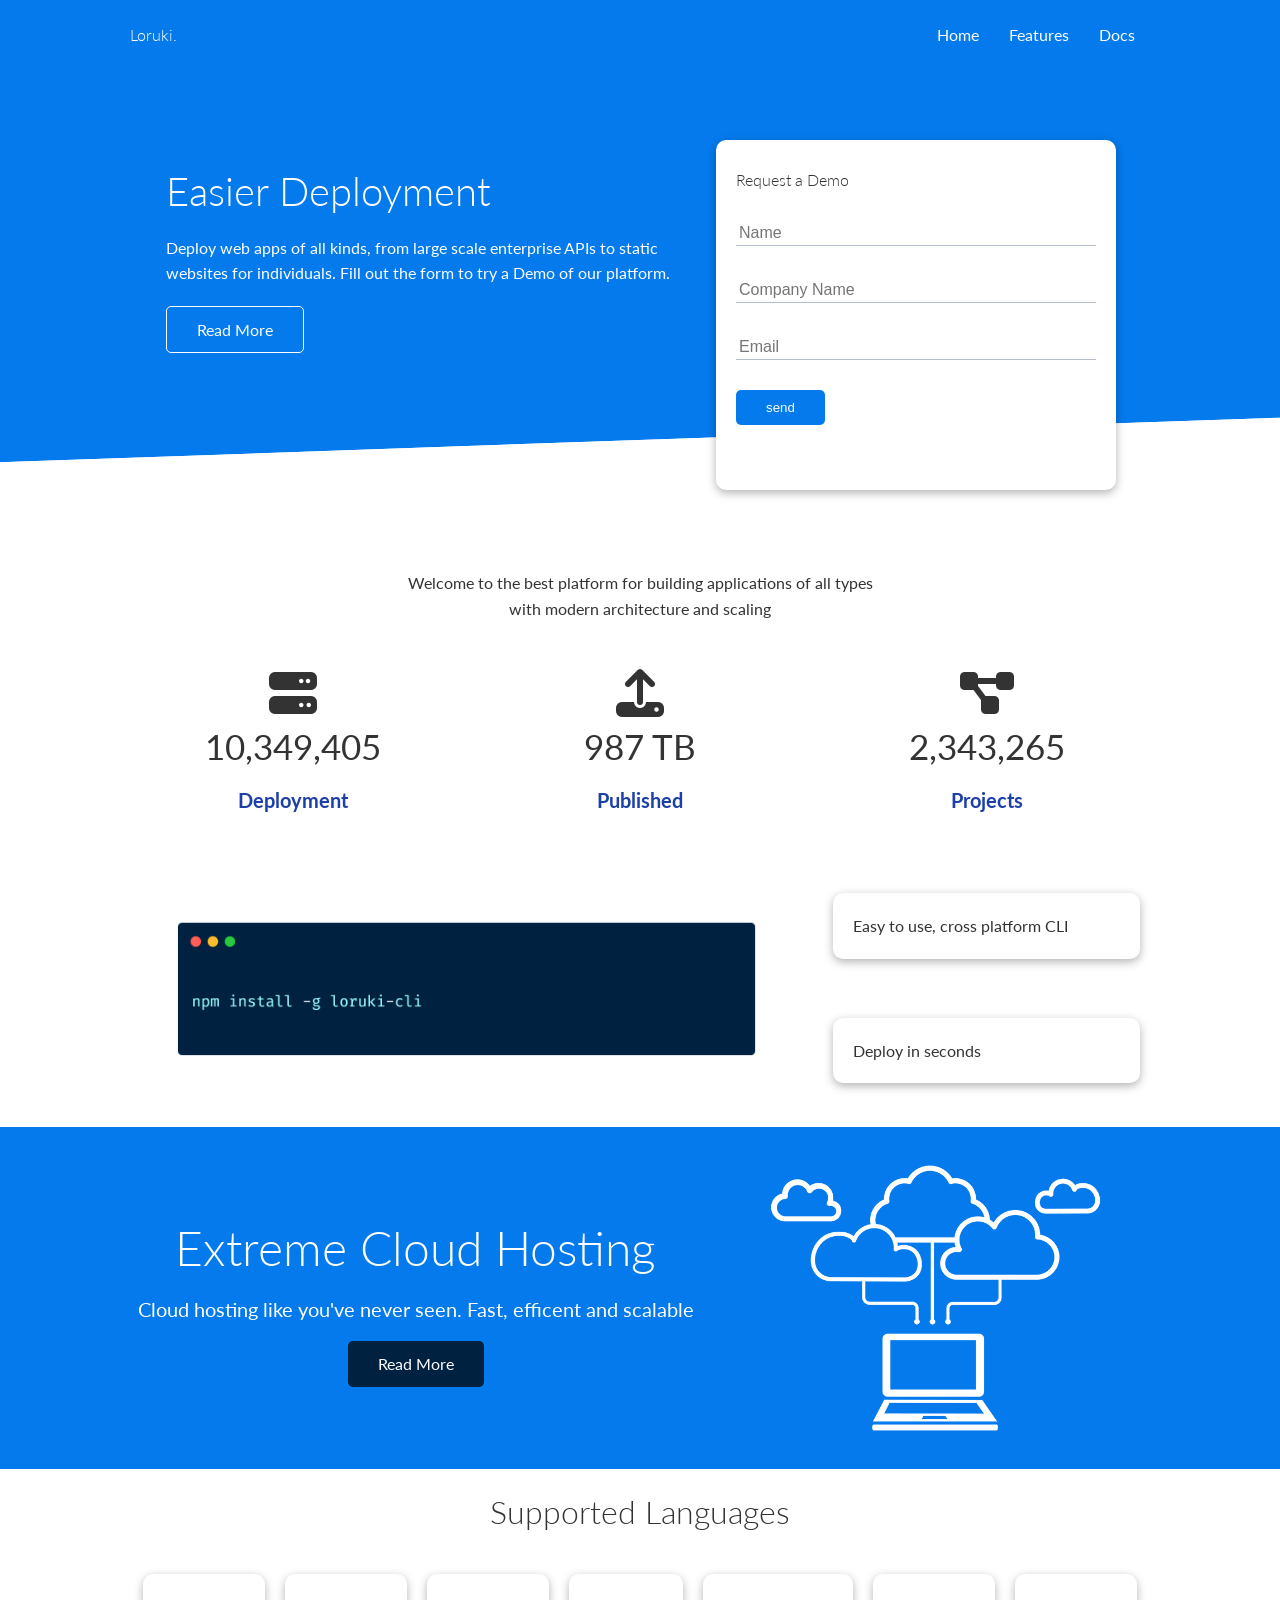
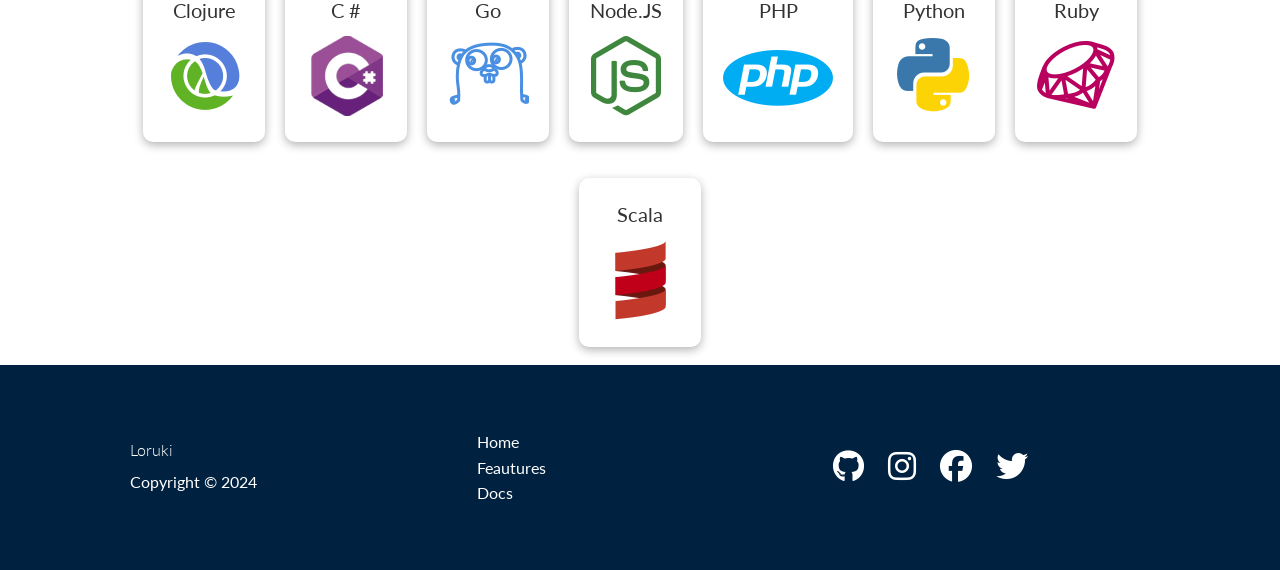
<file: index.html>
<!DOCTYPE html>
<html lang="en">
<head>
    <meta charset="UTF-8">
    <meta name="viewport" content="width=device-width, initial-scale=1.0">
    <!-- CDN LINKS -->
    <!-- FONT AWESOME -->
    <link rel="stylesheet" href="https://cdnjs.cloudflare.com/ajax/libs/font-awesome/6.5.2/css/all.min.css" integrity="sha512-SnH5WK+bZxgPHs44uWIX+LLJAJ9/2PkPKZ5QiAj6Ta86w+fsb2TkcmfRyVX3pBnMFcV7oQPJkl9QevSCWr3W6A==" crossorigin="anonymous" referrerpolicy="no-referrer" />
    <!-- LATO FONT LINK - GOOGLE FONTS -->
    <link rel="preconnect" href="https://fonts.googleapis.com">
<link rel="preconnect" href="https://fonts.gstatic.com" crossorigin>
<link href="https://fonts.googleapis.com/css2?family=Lato:wght@300&display=swap" rel="stylesheet">
    <!-- CSS LINKS -->
    <link rel="stylesheet" href="./assets/stylesheets/meyersreset.css">
    <link rel="stylesheet" href="./assets/stylesheets/styles.css">
    <link rel="stylesheet" href="./assets/stylesheets/utilities.css">
    <title>Loruki | Cloud Hosting for Everyone</title>

</head>
<body>
    <header>
        <div class="navbar">
            <div class="container flex">
                <h1 class="logo">Loruki.</h1>

                <nav>
                    <ul>
                        <li><a href="index.html">Home</a></li>
                        <li><a href="features.html">Features</a></li>
                        <li><a href="docs.html">Docs</a></li>
                    </ul>
                </nav>
            </div>
        </div>
    </header>
    
    <!-- Showcase -->
    <section class="showcase">
        <div class="container grid">
             <div class="showcase-text">
                <h1>Easier Deployment</h1>
                <p>Deploy web apps of all kinds, from large
                    scale enterprise APIs to static websites for
                    individuals. Fill out the form to try a Demo 
                    of our platform.
                </p>
                <a href="features.html" class="btn btn-outline">Read More</a>
             </div><!-- 

             --><div class="showcase-form card">
                <h2>Request a Demo</h2>
                <form>
                    <div class="form-control">
                        <input type="text" name="name" placeholder="Name">
                    </div>
                    <div class="form-control">
                        <input type="text" name="company" placeholder="Company Name">
                    </div>
                    <div class="form-control">
                        <input type="email" name="email" placeholder="Email">
                    </div>
                    <input type="submit" value="send" class="btn btn-primary">
                </form>
             </div>
        </div>
    </section>

    <!-- Stats -->
    <section class="stats">
        <div class="container">
            <h3 class="stats-heading text-center my-1">
                Welcome to the best platform for building applications of all
                types with modern architecture and scaling
            </h3>

            <div class="grid grid-3 text-center my-4">
                <div>
                    <i class="fas fa-server fa-3x"></i>
                    <h3>10,349,405</h3>
                    <p class="text-secondary">Deployment</p>
                </div>
                <div>
                    <i class="fas fa-upload fa-3x"></i>
                    <h3>987 TB</h3>
                    <p class="text-secondary">Published</p>
                </div>
                <div>
                    <i class="fas fa-project-diagram fa-3x"></i>
                    <h3>2,343,265</h3>
                    <p class="text-secondary">Projects</p>
                </div>
            </div>
        </div>
    </section>

    <!-- CLI -->
    <section class="cli">
        <div class="container grid">
            <img src="./assets/images/cli.png" alt="">
            <div class="card">
                <h3>Easy to use, cross platform CLI</h3>
            </div>
            <div class="card">
                <h3>Deploy in seconds</h3>
            </div>
        </div>
    </section>

    <!-- CLOUD -->
    <section class="cloud bg-primary my-2 py-2">
        <div class="container grid">
            <div class="text-center">
                <h2 class="lg">Extreme Cloud Hosting</h2>
                <p class="lead my-1">Cloud hosting like you've never seen.
                    Fast, efficent and scalable</p>
                <a href="./features.html" class="btn btn-dark">Read More</a>    
            </div>
            <img src="./assets/images/cloud.png">
        </div>
    </section>

    <!-- Languages -->

    <section class="languages">
        <h2 class="md text-center my-2">
            Supported Languages
        </h2>
        <div class="container flex">
            <div class="card">
                <h4>Clojure</h4>
                <img src="./assets/images/logos/clojure.png" alt="">
            </div>
            <div class="card">
                <h4>C #</h4>
                <img src="./assets/images/logos/csharp.png" alt="">
            </div>
            <div class="card">
                <h4>Go</h4>
                <img src="./assets/images/logos/go.png" alt="">
            </div>
            <div class="card">
                <h4>Node.JS</h4>
                <img src="./assets/images/logos/node.png" alt="">
            </div>
            <div class="card">
                <h4>PHP</h4>
                <img src="./assets/images/logos/php.png" alt="">
            </div>
            <div class="card">
                <h4>Python</h4>
                <img src="./assets/images/logos/python.png" alt="">
            </div>
            <div class="card">
                <h4>Ruby</h4>
                <img src="./assets/images/logos/ruby.png" alt="">
            </div>
            <div class="card">
                <h4>Scala</h4>
                <img src="./assets/images/logos/scala.png" alt="">
            </div>
        </div>
    </section>

    <!-- Footer -->

    <footer class="footer bg-dark py-5">
        <div class="container grid grid-3">
            <div>
                <h1>Loruki</h1>
                <p>Copyright &copy; 2024</p>
            </div>
            
            <nav>
                <ul>
                    <li><a href="index.html">Home</a></li>
                    <li><a href="features.html">Feautures</a></li>
                    <li><a href="docs.html">Docs</a></li>
                </ul>
            </nav>
            
            <div class="social">
                <a href="#"><i class="fab fa-github fa-2x"></i></a>
                <a href="#"><i class="fab fa-instagram fa-2x"></i></a>
                <a href="#"><i class="fab fa-facebook fa-2x"></i></a>
                <a href="#"><i class="fab fa-twitter fa-2x"></i></a>
            </div>
        </div>
    </footer>
</body>
</html>
</file>
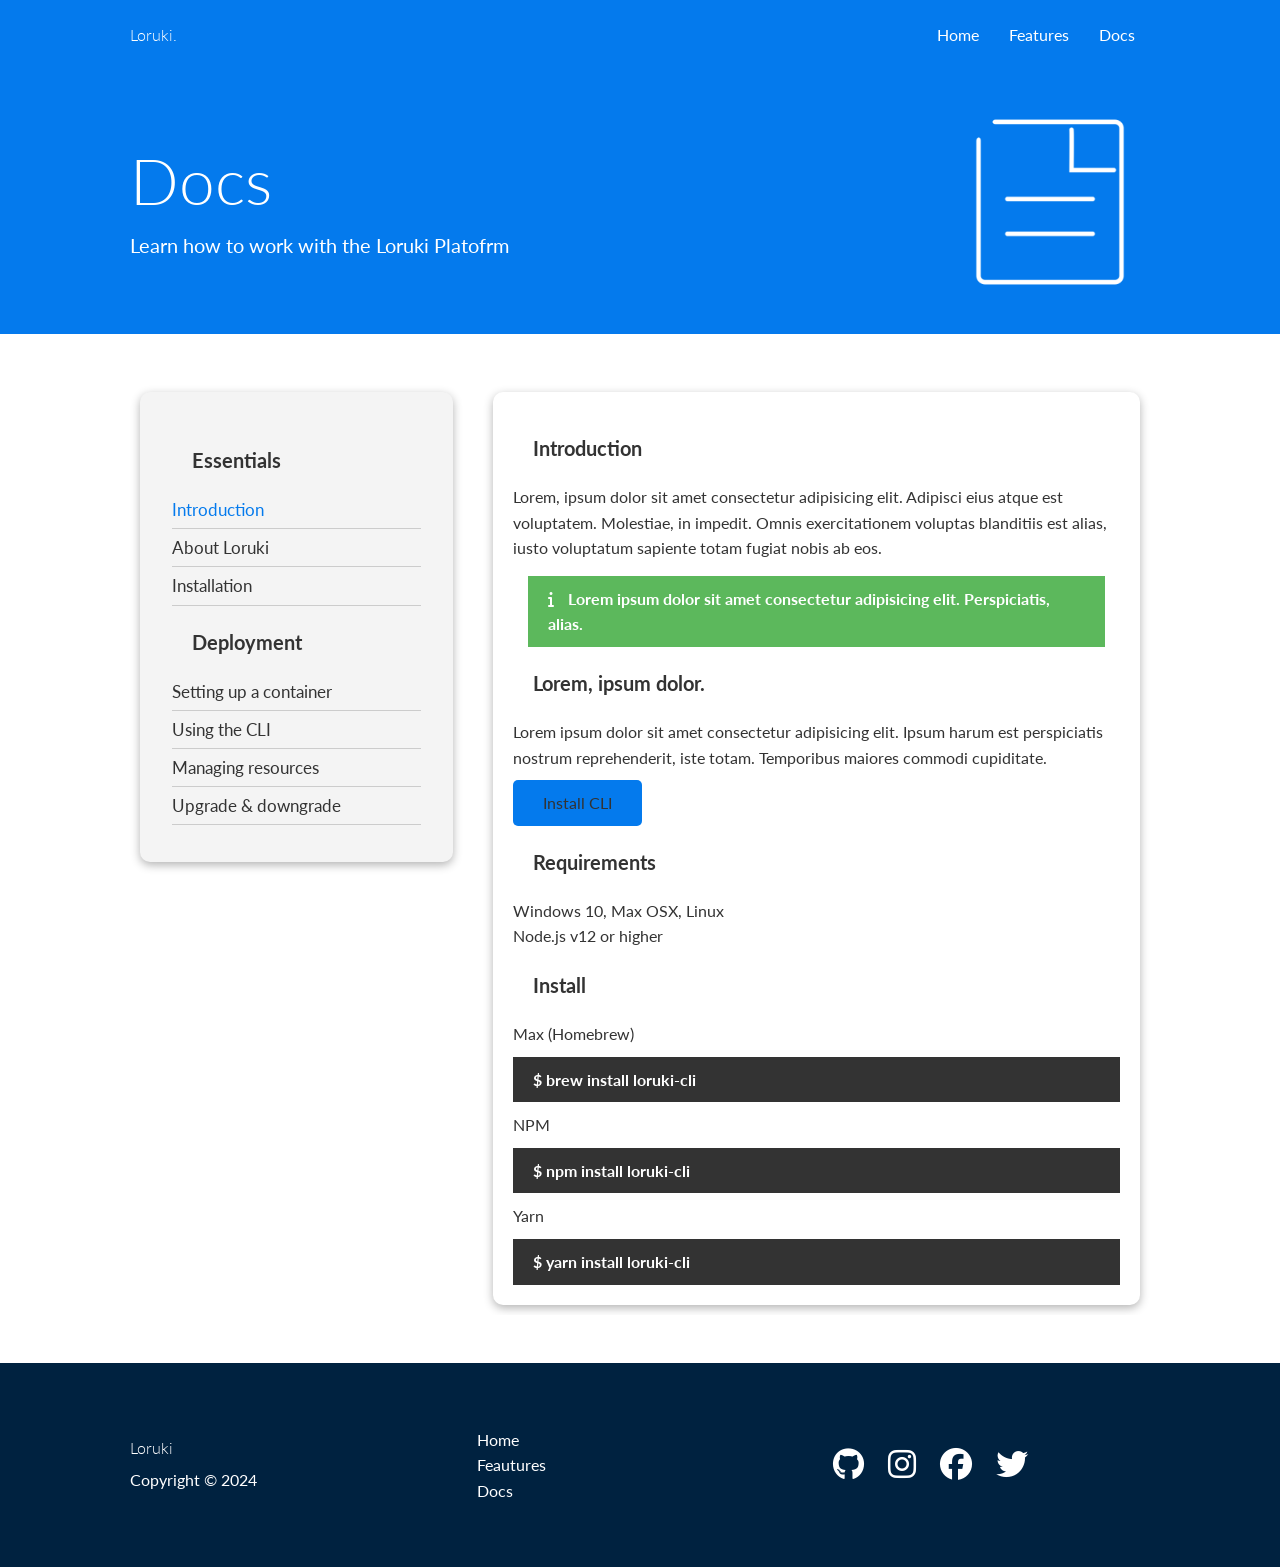
<file: docs.html>
<!DOCTYPE html>
<html lang="en">
<head>
    <meta charset="UTF-8">
    <meta name="viewport" content="width=device-width, initial-scale=1.0">
    <!-- CDN LINKS -->
    <!-- FONT AWESOME -->
    <link rel="stylesheet" href="https://cdnjs.cloudflare.com/ajax/libs/font-awesome/6.5.2/css/all.min.css" integrity="sha512-SnH5WK+bZxgPHs44uWIX+LLJAJ9/2PkPKZ5QiAj6Ta86w+fsb2TkcmfRyVX3pBnMFcV7oQPJkl9QevSCWr3W6A==" crossorigin="anonymous" referrerpolicy="no-referrer" />
    <!-- LATO FONT LINK - GOOGLE FONTS -->
    <link rel="preconnect" href="https://fonts.googleapis.com">
<link rel="preconnect" href="https://fonts.gstatic.com" crossorigin>
<link href="https://fonts.googleapis.com/css2?family=Lato:wght@300&display=swap" rel="stylesheet">
    <!-- CSS LINKS -->
    <link rel="stylesheet" href="./assets/stylesheets/meyersreset.css">
    <link rel="stylesheet" href="./assets/stylesheets/styles.css">
    <link rel="stylesheet" href="./assets/stylesheets/utilities.css">
    <title>Loruki | Cloud Hosting for Everyone</title>

</head>
<body>
    <header>
        <div class="navbar">
            <div class="container flex">
                <h1 class="logo">Loruki.</h1>

                <nav>
                    <ul>
                        <li><a href="index.html">Home</a></li>
                        <li><a href="features.html">Features</a></li>
                        <li><a href="docs.html">Docs</a></li>
                    </ul>
                </nav>
            </div>
        </div>
    </header>
    
    <!-- Head -->

    <section class="docs-head bg-primary py-3">
        <div class="container grid">
            <div>
                <h1 class="xl">Docs</h1>
                <p class="lead">
                    Learn how to work with the Loruki Platofrm
                </p>
            </div>
            <img src="./assets/images/docs.png" alt="">
        </div>
    </section>


    <!-- Docs Main -->

    <section class="docs-main my-4">
        <div class="container grid">
            <div class="card bg-light p-3">
                <h3 class="my-2">Essentials</h3>
                <nav>
                    <ul>
                        <li><a id="text-primary" href="">Introduction</a></li>
                        <li><a href="">About Loruki</a></li>
                        <li><a href="">Installation</a></li>
                    </ul>
                </nav>

                <h3 class="my-2">Deployment</h3>
                <nav>
                    <ul>
                        <li><a href="">Setting up a container</a></li>
                        <li><a href="">Using the CLI</a></li>
                        <li><a href="">Managing resources</a></li>
                        <li><a href="">Upgrade & downgrade</a></li>
                    </ul>
                </nav>

            </div>
            <div class="card">
                <h3>Introduction</h3>
                <p>Lorem, ipsum dolor sit amet consectetur adipisicing elit. 
                    Adipisci eius atque est voluptatem. Molestiae, in impedit.
                     Omnis exercitationem voluptas blanditiis est alias,
                      iusto voluptatum sapiente totam fugiat nobis ab eos.
                </p>

                <div class="alert alert-success">
                    <i class="fas fa-info"></i> Lorem ipsum dolor sit amet consectetur adipisicing elit. Perspiciatis, alias.
                </div>
                
                <h3>Lorem, ipsum dolor.</h3>
                <p>Lorem ipsum dolor sit amet consectetur adipisicing elit. Ipsum harum est perspiciatis nostrum reprehenderit, 
                    iste totam. Temporibus maiores commodi cupiditate.
                </p>
                <a href="#" class="btn btn-primary">Install CLI</a>

                <h3>Requirements</h3>
                <ul>
                    <li>Windows 10, Max OSX, Linux</li>
                    <li>Node.js v12 or higher</li>
                </ul>
                
                <h3>Install</h3>
                <p>Max (Homebrew)</p>
                <pre><code>$ brew install loruki-cli</code></pre>
                <p>NPM</p>
                <pre><code>$ npm install loruki-cli</code></pre>
                <p>Yarn</p>
                <pre><code>$ yarn install loruki-cli</code></pre>
            </div>
        </div>
    </section>
    
    <!-- Footer -->

    <footer class="footer bg-dark py-5">
        <div class="container grid grid-3">
            <div>
                <h1>Loruki</h1>
                <p>Copyright &copy; 2024</p>
            </div>
            
            <nav>
                <ul>
                    <li><a href="index.html">Home</a></li>
                    <li><a href="features.html">Feautures</a></li>
                    <li><a href="docs.html">Docs</a></li>
                </ul>
            </nav>
            
            <div class="social">
                <a href="#"><i class="fab fa-github fa-2x"></i></a>
                <a href="#"><i class="fab fa-instagram fa-2x"></i></a>
                <a href="#"><i class="fab fa-facebook fa-2x"></i></a>
                <a href="#"><i class="fab fa-twitter fa-2x"></i></a>
            </div>
        </div>
    </footer>
</body>
</html>
</file>
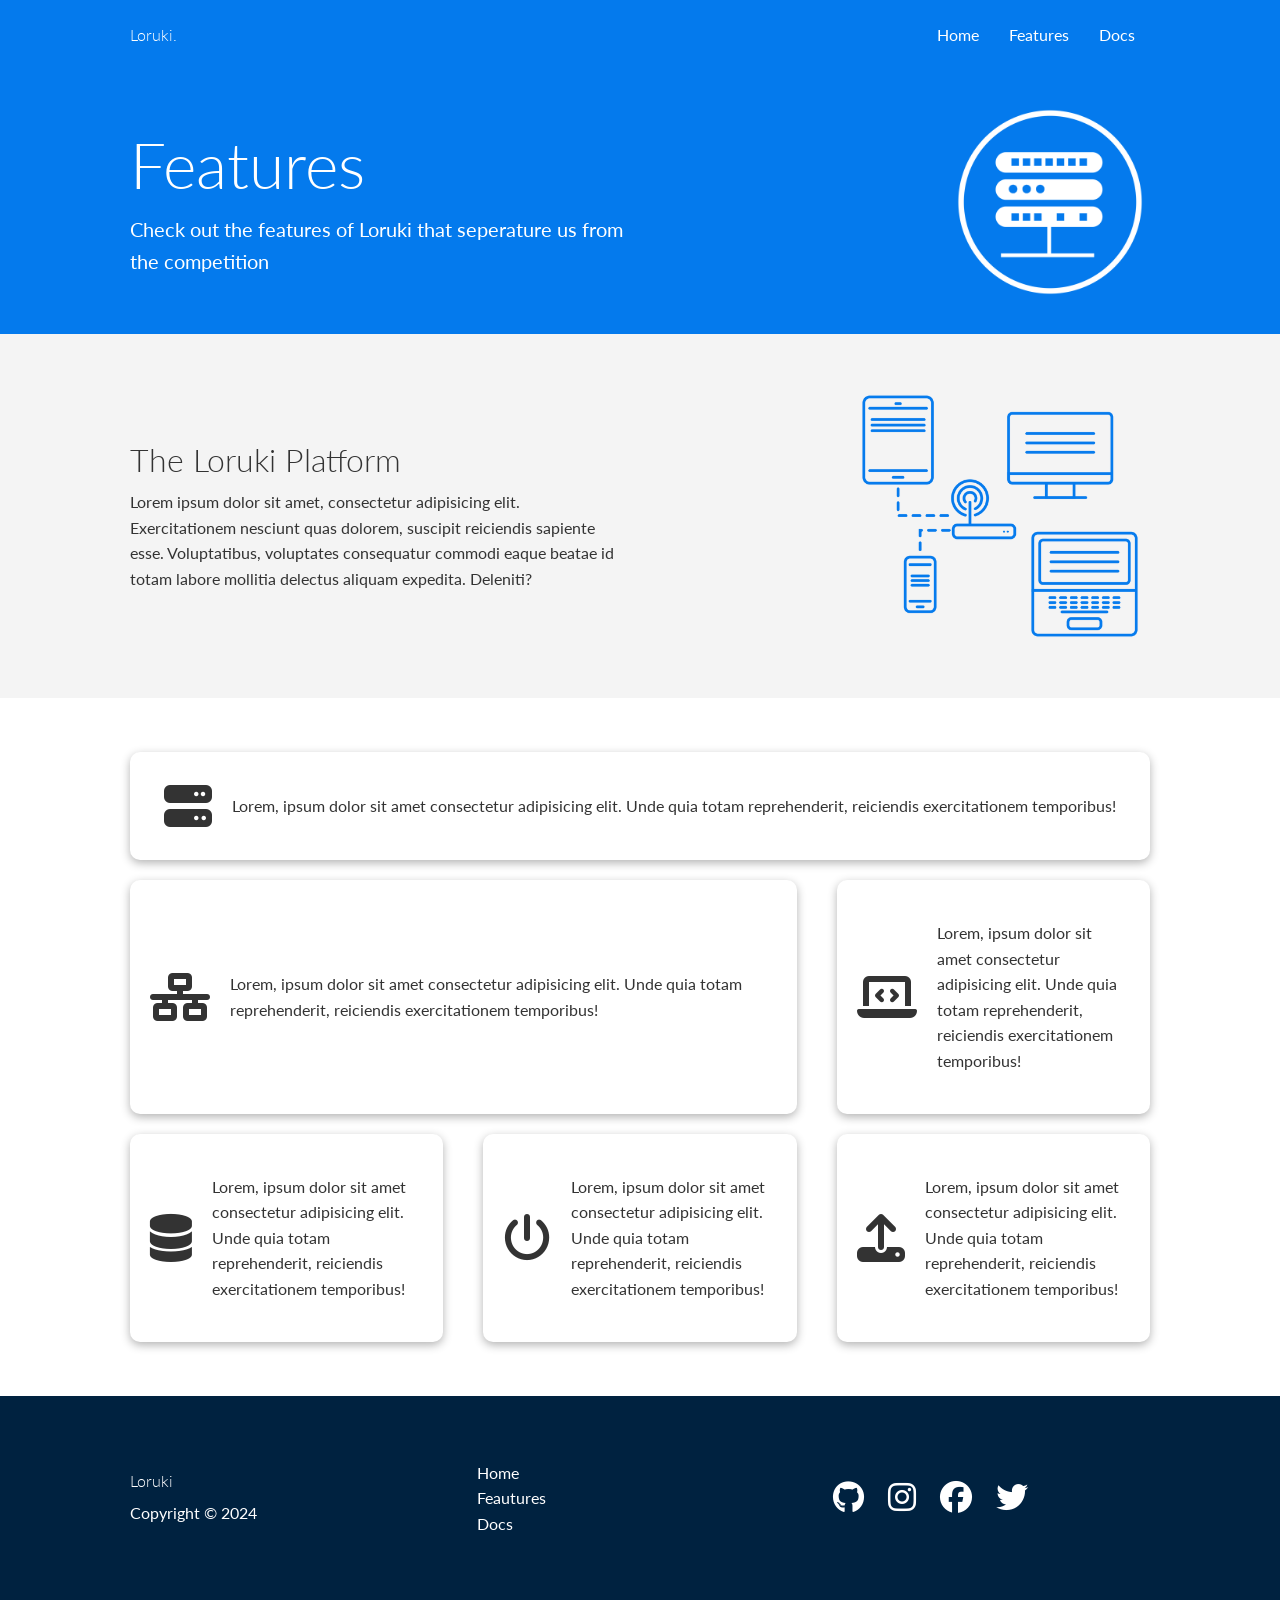
<file: features.html>
<!DOCTYPE html>
<html lang="en">
<head>
    <meta charset="UTF-8">
    <meta name="viewport" content="width=device-width, initial-scale=1.0">
    <!-- CDN LINKS -->
    <!-- FONT AWESOME -->
    <link rel="stylesheet" href="https://cdnjs.cloudflare.com/ajax/libs/font-awesome/6.5.2/css/all.min.css" integrity="sha512-SnH5WK+bZxgPHs44uWIX+LLJAJ9/2PkPKZ5QiAj6Ta86w+fsb2TkcmfRyVX3pBnMFcV7oQPJkl9QevSCWr3W6A==" crossorigin="anonymous" referrerpolicy="no-referrer" />
    <!-- LATO FONT LINK - GOOGLE FONTS -->
    <link rel="preconnect" href="https://fonts.googleapis.com">
<link rel="preconnect" href="https://fonts.gstatic.com" crossorigin>
<link href="https://fonts.googleapis.com/css2?family=Lato:wght@300&display=swap" rel="stylesheet">
    <!-- CSS LINKS -->
    <link rel="stylesheet" href="./assets/stylesheets/meyersreset.css">
    <link rel="stylesheet" href="./assets/stylesheets/styles.css">
    <link rel="stylesheet" href="./assets/stylesheets/utilities.css">
    <title>Loruki | Cloud Hosting for Everyone</title>

</head>
<body>
    <header>
        <div class="navbar">
            <div class="container flex">
                <h1 class="logo">Loruki.</h1>

                <nav>
                    <ul>
                        <li><a href="index.html">Home</a></li>
                        <li><a href="features.html">Features</a></li>
                        <li><a href="docs.html">Docs</a></li>
                    </ul>
                </nav>
            </div>
        </div>
    </header>
    
    <!-- Head -->

    <section class="features-head bg-primary py-3">
        <div class="container grid">
            <div>
                <h1 class="xl">Features</h1>
                <p class="lead">
                    Check out the features of Loruki that
                    seperature us from the competition
                </p>
            </div>
            <img src="./assets/images/server.png" alt="">
        </div>
    </section>

    <!-- Sub Head -->

    <section class="features-sub-head bg-light py-3">
        <div class="container grid">
            <div>
                <h1 class="md">The Loruki Platform</h1>
                <p>
                    Lorem ipsum dolor sit amet, consectetur adipisicing elit. Exercitationem 
                    nesciunt quas dolorem, suscipit reiciendis sapiente esse. Voluptatibus, 
                    voluptates consequatur commodi eaque beatae id totam labore mollitia 
                    delectus aliquam expedita. Deleniti?
                </p>
            </div>
            <img src="./assets/images/server2.png" alt="">

        </div>
    </section>    

    <section class="features-main my-2">
        <div class="container grid grid-3">
            <div class="card flex">
                <i class="fas fa-server fa-3x"></i>
                <p>Lorem, ipsum dolor sit amet consectetur adipisicing elit. Unde quia totam 
                   reprehenderit, reiciendis exercitationem temporibus!
                </p>
            </div>

            <div class="card flex">
                <i class="fas fa-network-wired fa-3x"></i>
                <p>Lorem, ipsum dolor sit amet consectetur adipisicing elit. Unde quia totam 
                    reprehenderit, reiciendis exercitationem temporibus!
                 </p>
            </div>

            <div class="card flex">
                <i class="fas fa-laptop-code fa-3x"></i>
                <p>Lorem, ipsum dolor sit amet consectetur adipisicing elit. Unde quia totam 
                    reprehenderit, reiciendis exercitationem temporibus!
                 </p>
            </div>

            <div class="card flex">
                <i class="fas fa-database fa-3x"></i>
                <p>Lorem, ipsum dolor sit amet consectetur adipisicing elit. Unde quia totam 
                    reprehenderit, reiciendis exercitationem temporibus!
                 </p>
            </div>

            <div class="card flex">
                <i class="fas fa-power-off fa-3x"></i>
                <p>Lorem, ipsum dolor sit amet consectetur adipisicing elit. Unde quia totam 
                    reprehenderit, reiciendis exercitationem temporibus!
                 </p>
            </div>

            <div class="card flex">
                <i class="fas fa-upload fa-3x"></i>
                <p>Lorem, ipsum dolor sit amet consectetur adipisicing elit. Unde quia totam 
                    reprehenderit, reiciendis exercitationem temporibus!
                 </p>
            </div>
        </div>
    </section>

    <footer class="footer bg-dark py-5">
        <div class="container grid grid-3">
            <div>
                <h1>Loruki</h1>
                <p>Copyright &copy; 2024</p>
            </div>
            
            <nav>
                <ul>
                    <li><a href="index.html">Home</a></li>
                    <li><a href="features.html">Feautures</a></li>
                    <li><a href="docs.html">Docs</a></li>
                </ul>
            </nav>
            
            <div class="social">
                <a href="#"><i class="fab fa-github fa-2x"></i></a>
                <a href="#"><i class="fab fa-instagram fa-2x"></i></a>
                <a href="#"><i class="fab fa-facebook fa-2x"></i></a>
                <a href="#"><i class="fab fa-twitter fa-2x"></i></a>
            </div>
        </div>
    </footer>
</body>
</html>
</file>
<file: assets/stylesheets/styles.css>
:root {
    --primary-color: #047aed;
    --secondary-color: #1c3fa8;
    --dark-color: #002240;
    --light-color: #f4f4f4;
    --success-color: #5cb85c;
    --error-color: #d9534f;
}

* {
    box-sizing: border-box;
}

body {
    font-family: "Lato", sans-serif;
    color: #333;
    line-height: 1.6;
}

h1,
h2 {
    font-weight: 300;
    line-height:  1.2;
    margin: 10px 0;
}

p{
    margin: 10px 0;
}

img {
    width: 100%;
}

a {
    text-decoration: none;
}

code, pre {
    background-color: #333;
    color: #fff;
    padding: 10px;
    font-weight: bold;
}
/* 
===========================================================

N A V B A R

===========================================================
*/

.navbar {
    background-color: var(--primary-color);
    color: #fff;
    height: 70px;
}

.navbar ul{
    display: flex;
}

.navbar .flex {
    justify-content: space-between;
}

.navbar a{
    color: #fff;
    padding: 10px;
    margin: 0 5px;
}

.navbar a:hover {
    border-bottom:  2px solid #fff;
}

.navbar .flex {
    justify-content: space-between;
}

/* 
===========================================================

S H O W C A S E

===========================================================
*/

.showcase{
    height: 400px;
    background-color: var(--primary-color);
    color: #fff;
    position: relative;
}

.showcase h1{
    font-size: 40px;
}

.showcase p {
    margin: 20px 0;
}

.showcase .grid {
    grid-template-columns: 50% 40%;
    overflow: visible;
    gap: 30px;
}

.showcase-text {
    animation: slideInFromLeft 1s ease-in;
}

.showcase-form {
    position: relative;
    top: 60px;
    height: 350px;
    width: 400px;
    padding: 40px;
    z-index: 100;
    animation: slideInFromRight 1s ease-in;
}

.showcase-form .form-control{
    margin: 30px 0;
}

.showcase-form input[type='text'],
.showcase-form input[type='email'] {
    border: 0;
    border-bottom: 1px solid #b4becb;
    width: 100%;
    padding: 3px;
    font-size: 16px;
}

.showcase-form input:focus {
    outline: none;
}

.showcase::before,
.showcase::after {
    content:'';
    position: absolute;
    height: 100px;
    bottom: -70px;
    right: 0;
    left: 0;
    background: #fff;
    transform: skewY(-2deg);
    -webkit-transform: skewY(-2deg);
       -moz-transform: skewY(-2deg);
        -ms-transform: skewY(-2deg);
}

/* 
===========================================================

S T A T S

===========================================================
*/

.stats {
    padding-top: 100px;
    animation: slideInFromBottom 1s ease-in;
}

.container .stats-heading {
    max-width: 500px;
    margin: auto;
}

.stats .grid h3 {
    font-size: 35px;
}

.stats .grid p {
    font-size: 20px;
    font-weight: bold;
}

/* 
===========================================================

C L I

===========================================================
*/

.cli .grid {
    grid-template-columns: repeat(3, 1fr);
    grid-template-rows: repeat (2, 1fr);
}

.cli .grid > *:first-child {
    grid-column: 1 / span 2;
    grid-row: 1 / span 2;
}

/* 
===========================================================

C L O U D

===========================================================
*/

.cloud .grid {
    grid-template-columns: 4fr 3fr;
}

/* 
===========================================================

L A N G U A G E S

===========================================================
*/

.languages .flex{
    flex-wrap: wrap;
}
.languages .card{
    text-align: center;
    margin: 18px 10px;
    transition: transform 0.2s ease-in;
}

.languages .card h4 {
    font-size: 20px;
    margin-bottom:  10px;
}

.languages .card:hover {
    transform: translateY(-15px);
}

/* 
===========================================================

F E A T U R E S

===========================================================
*/

.features-head img,
.docs-head img{
    width: 200px;
    justify-self: flex-end;
}

.features-sub-head img {
    width: 300px;
    justify-self: flex-end;
}

.features-main  .card > i{
    margin-right: 20px;
}

.features-main .grid {
    padding: 30px;
}

.features-main .grid > *:first-child {
    grid-column: 1 / span 3;;
}

.features-main .grid > *:nth-child(2) {
    grid-column: 1 / span 2;;
}

/* 
===========================================================

D O C S

===========================================================
*/

.docs-main h3 {
    font-size: 20px;
    font-weight: bold;
    margin: 20px
}

.docs-main .grid {
    grid-template-columns: 1fr 2fr;
    align-items: flex-start;
    text-decoration: none;
}

.docs-main nav li {
    font-size: 17px;
    padding-bottom: 5px;
    margin-bottom: 5px;
    border-bottom: 1px #ccc solid;

}

.docs-main a {
    text-decoration: none;
    color: #333;
}
.docs-main a:hover{
    font-weight: bold;
}

#text-primary {
    color: var(--primary-color);
}


/* 
===========================================================

F O O T E R

===========================================================
*/

.footer .social a {
    margin: 0 10px;
}

/* 
===========================================================

A N I M A T I O N S

===========================================================
*/

@keyframes slideInFromLeft {
    0% {
        transform: translateX(-100%);
    }

    100% {
        transform: translateX(0);
    }
}

@keyframes slideInFromRight {
    0% {
        transform: translateX(100%);
    }

    100% {
        transform: translateX(0);
    }
}

@keyframes slideInFromTop {
    0% {
        transform: translateY(-100%);
    }

    100% {
        transform: translateY(0);
    }
}

@keyframes slideInFromBottom {
    0% {
        transform: translateY(100%);
    }

    100% {
        transform: translateY(0);
    }
}


/* 
===========================================================

T A B L E T S   &   U N D E R

===========================================================
*/

@media (max-width: 768px){

    .grid,
    .showcase .grid,
    .stats .grid,
    .cli .grid,
    .cloud .grid,
    .features-head .grid,
    .features-sub-head .grid,
    .features-main .grid,
    .docs-main .grid,
    .docs-head .grid {
        grid-template-columns:  1fr;
        grid-template-rows: 1fr;
    }

    .showcase {
        height: auto;
    }

    .showcase-text {
        text-align: center;
        margin-top: 40px;
    }

    .showcase-form {
        justify-self: center;
        margin: auto;
    }

    .cli .grid > *:first-child {
        grid-column: 1;
        grid-row: 1;
    }

    .features-head,
    .features-sub-head,
    .docs-head {
        text-align: center;
    }

    .features-head img,
    .features-sub-head img,
    .docs-head img{
        justify-self: center;
    }

    .features-main .grid > *:first-child,
    .features-main .grid > *:nth-child(2) {
        grid-column: 1;
    }
}

/* 
===========================================================

M O B I L E

===========================================================
*/

@media (max-width: 500px){
    .navbar {
        height: 110px;
    }

    .navbar .flex {
        flex-direction: column;
    }

    .navbar ul {
        padding: 10px;
        background-color: rgba(0,0,0, 0.1);
    }
}
</file>
<file: assets/stylesheets/utilities.css>
/* 
===========================================================

U T I L I T I E S

===========================================================
*/

.container {
    max-width: 1100px;
    margin: 0 auto;
    overflow: auto;

    padding: 0 40px;
}

.card {
    background-color: #fff;
    color: #333;
    border-radius: 10px;
    box-shadow: 0 3px 10px rgba(0,0,0,0.3);                    
    padding: 20px;
    margin: 10px;
}

.btn {
    display: inline-block;
    padding: 10px 30px;
    cursor: pointer;
    background: var(--primary-color);
    color: #fff;
    border: none;
    border-radius: 5px;
}

.btn-outline{
    background-color: transparent;
    border: 1px #fff solid;
}

.btn:hover{
    transform: scale(0.98);
}

/* Backgrounds & Colored Buttons */

.bg-primary,
.btn-primary {
    background-color: var(--primary-color);
    color: #fff;
}

.bg-secondary,
.btn-secondary {
    background-color: var(--secondary-color);
    color: #fff;
}

.bg-dark,
.btn-dark {
    background-color: var(--dark-color);
    color: #fff;
}

.bg-light,
.btn-light {
    background-color: var(--light-color);
    color: #333;
}

.bg-primary a,
.btn-primary a,
.bg-secondary a, 
.btn-secondary a,
.bg-dark a,
.btn-dark a {
    color: #fff;
}

/* Text Colors */
.text-primary {
    color: var(--primary-color);
}

.text-secondary {
    color: var(--secondary-color);
}

.text-dark {
    color: var(--dark-color);
}

.text-light {
    color: var(--light-color);
}

/* Text Sizes */

.lead {
    font-size: 20px;
}

.sm {
    font-size: 1rem;
}

.md {
    font-size: 2rem;
}

.lg {
    font-size: 3rem;
}

.xl {
    font-size: 4rem;
}

.text-center {
    text-align: center;
}

/* Alert */

.alert {
    background-color: var(--light-color);
    padding: 10px 20px;
    font-weight: bold;
    margin: 15px;
}

.alert i {
    margin-right: 10px;
}

.alert-success{
    background-color: var(--success-color);
    color: #fff;
}

.alert-error {
    background-color: var(--error-color);
    color: #fff;
}

.flex {
    display: flex;
    justify-content: center;
    align-items: center;
    height: 100%
}

.grid {
    display: grid;
    grid-template-columns: 49% 49%;
    gap: 20px;
    justify-content: center;
    align-items: center;
}

.grid-3 {
    grid-template-columns: repeat(3, 1fr);
}

/*===== Margins on the Y-Axis =====*/

.my-1{
    margin: 1rem 0;
}

.my-2{
    margin: 1.5rem 0; 
}

.my-3{
    margin: 2rem 0;
}

.my-4{
    margin: 3rem 0;
}

.my-5 {
    margin: 4rem 0;
}


/*===== Margins all around =====*/

.m-1{
    margin: 1rem;
}

.m-2{
    margin: 1.5rem; 
}

.m-3{
    margin: 2rem;
}

.m-4{
    margin: 3rem;
}

.m-5 {
    margin: 4rem;
}

/*===== Padding on the Y-Axis =====*/

.py-1{
    padding: 1rem 0;
}

.py-2{
    padding: 1.5rem 0; 
}

.py-3{
    padding: 2rem 0;
}

.py-4{
    padding: 3rem 0;
}

.py-5 {
    padding: 4rem 0;
}

/* Padding all around */
.p-1{
    padding: 1rem;
}

.p-2{
    padding: 1.5rem; 
}

.p-3{
    padding: 2rem;
}

.p-4{
    padding: 3rem;
}

.p-5 {
    padding: 4rem;
}
</file>
<file: assets/stylesheets/meyersreset.css>
/* http://meyerweb.com/eric/tools/css/reset/ 
   v2.0 | 20110126
   License: none (public domain)
*/

html, body, div, span, applet, object, iframe,
h1, h2, h3, h4, h5, h6, p, blockquote, pre,
a, abbr, acronym, address, big, cite, code,
del, dfn, em, img, ins, kbd, q, s, samp,
small, strike, strong, sub, sup, tt, var,
b, u, i, center,
dl, dt, dd, ol, ul, li,
fieldset, form, label, legend,
table, caption, tbody, tfoot, thead, tr, th, td,
article, aside, canvas, details, embed, 
figure, figcaption, footer, header, hgroup, 
menu, nav, output, ruby, section, summary,
time, mark, audio, video {
	margin: 0;
	padding: 0;
	border: 0;
	font-size: 100%;
	font: inherit;
	vertical-align: baseline;
}
/* HTML5 display-role reset for older browsers */
article, aside, details, figcaption, figure, 
footer, header, hgroup, menu, nav, section {
	display: block;
}
body {
	line-height: 1;
}
ol, ul {
	list-style: none;
}
blockquote, q {
	quotes: none;
}
blockquote:before, blockquote:after,
q:before, q:after {
	content: '';
	content: none;
}
table {
	border-collapse: collapse;
	border-spacing: 0;
}
</file>
